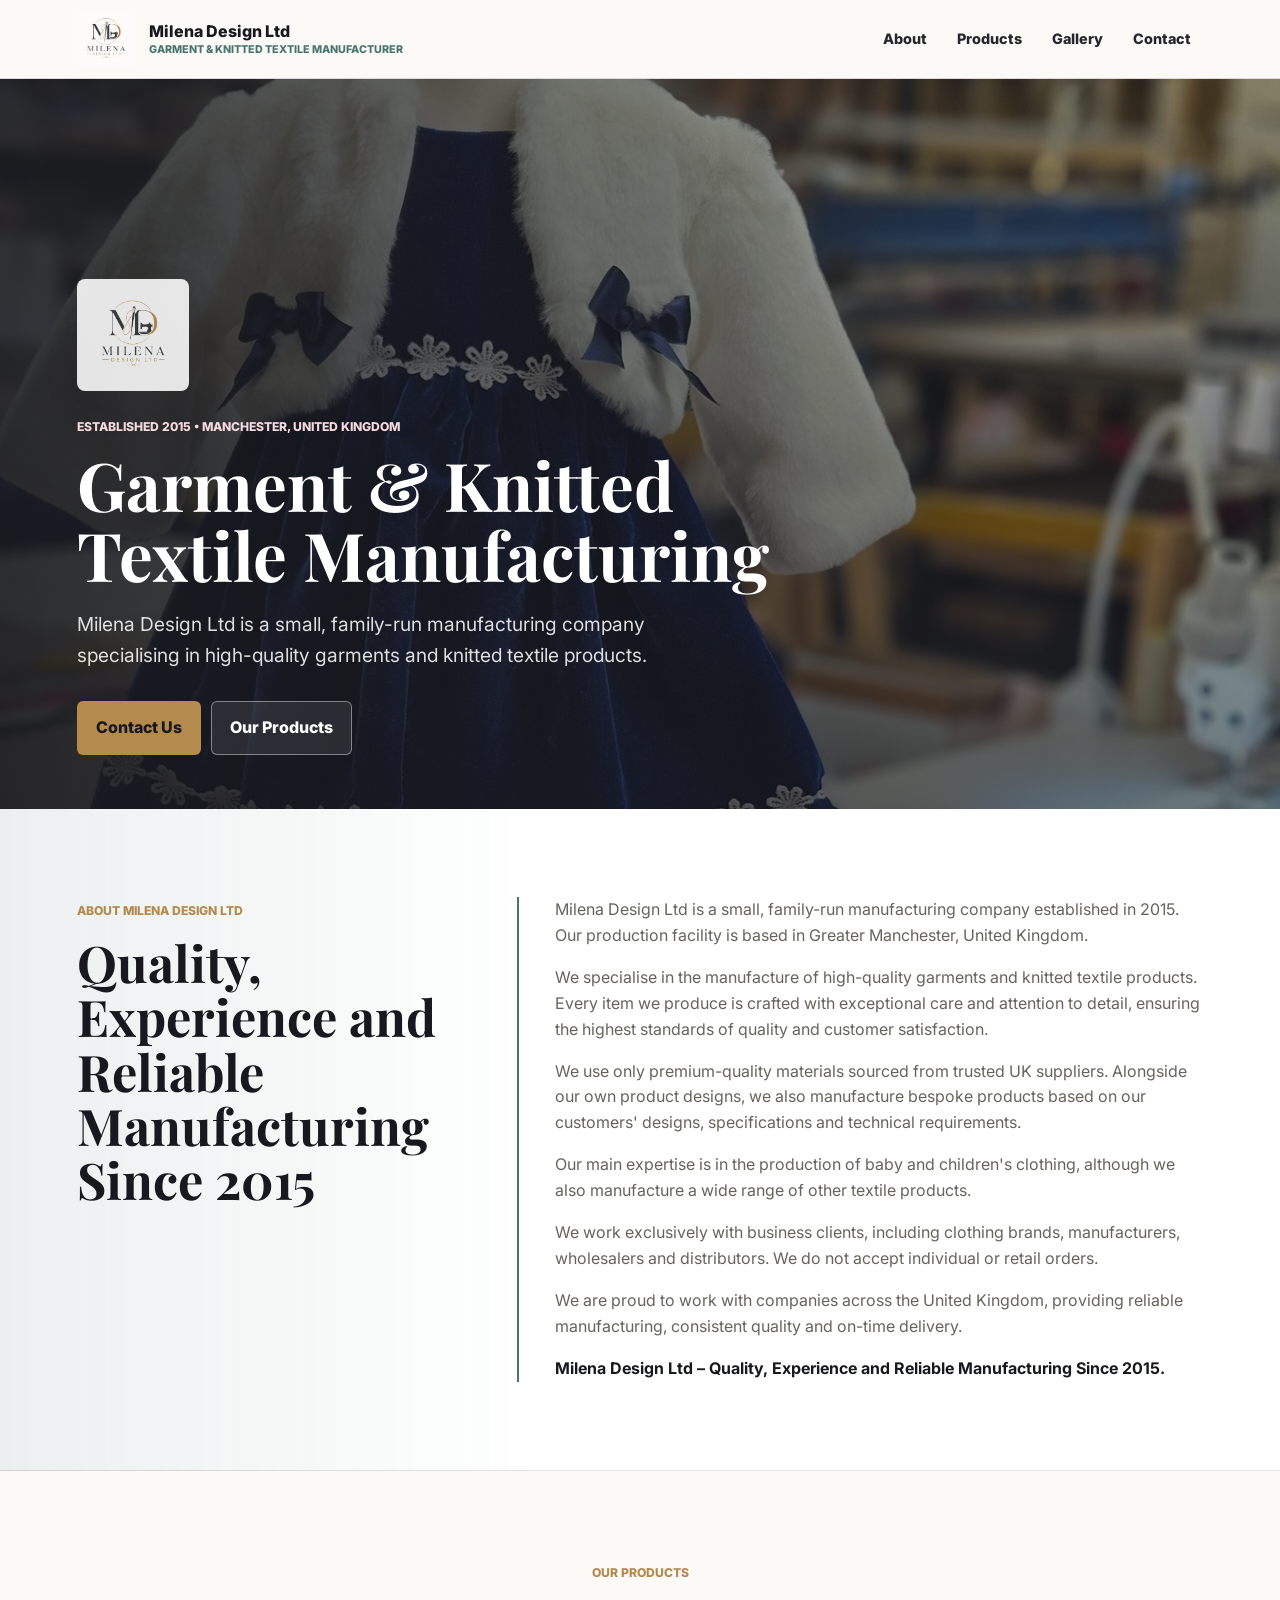
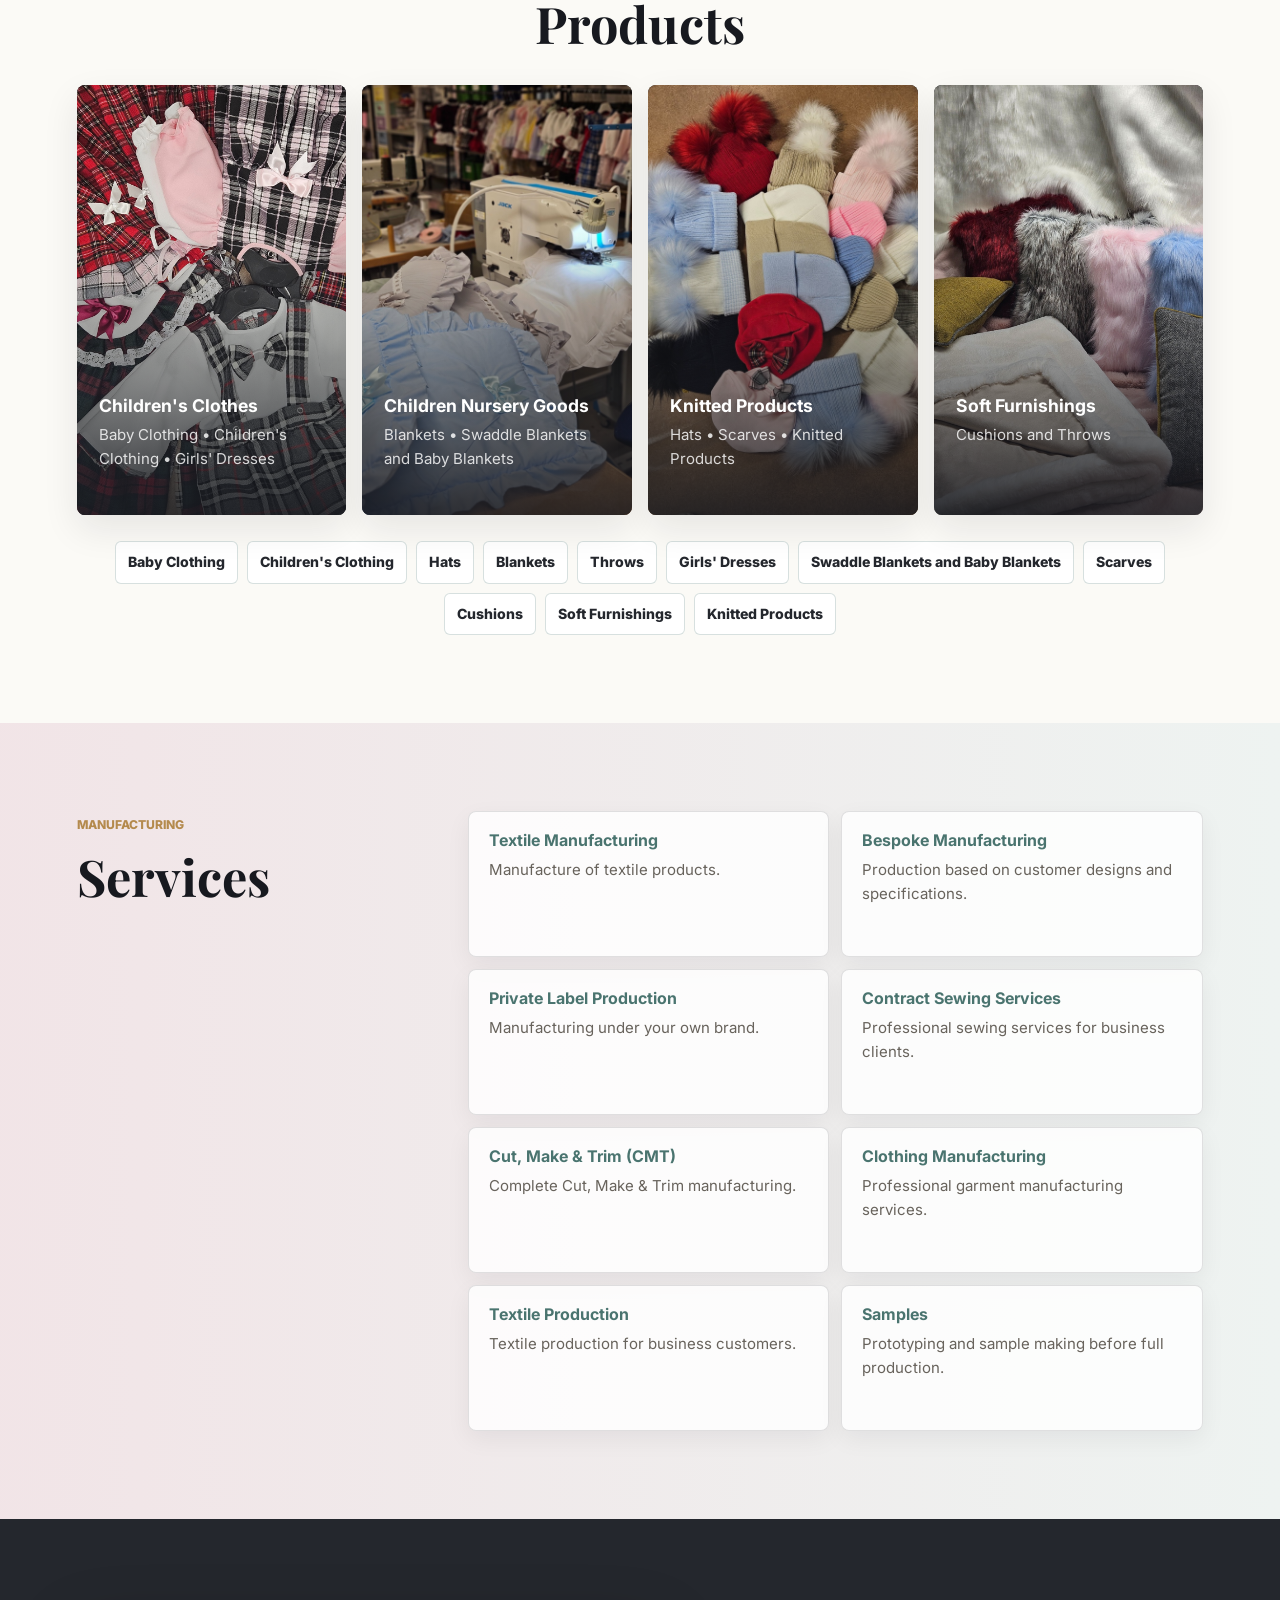
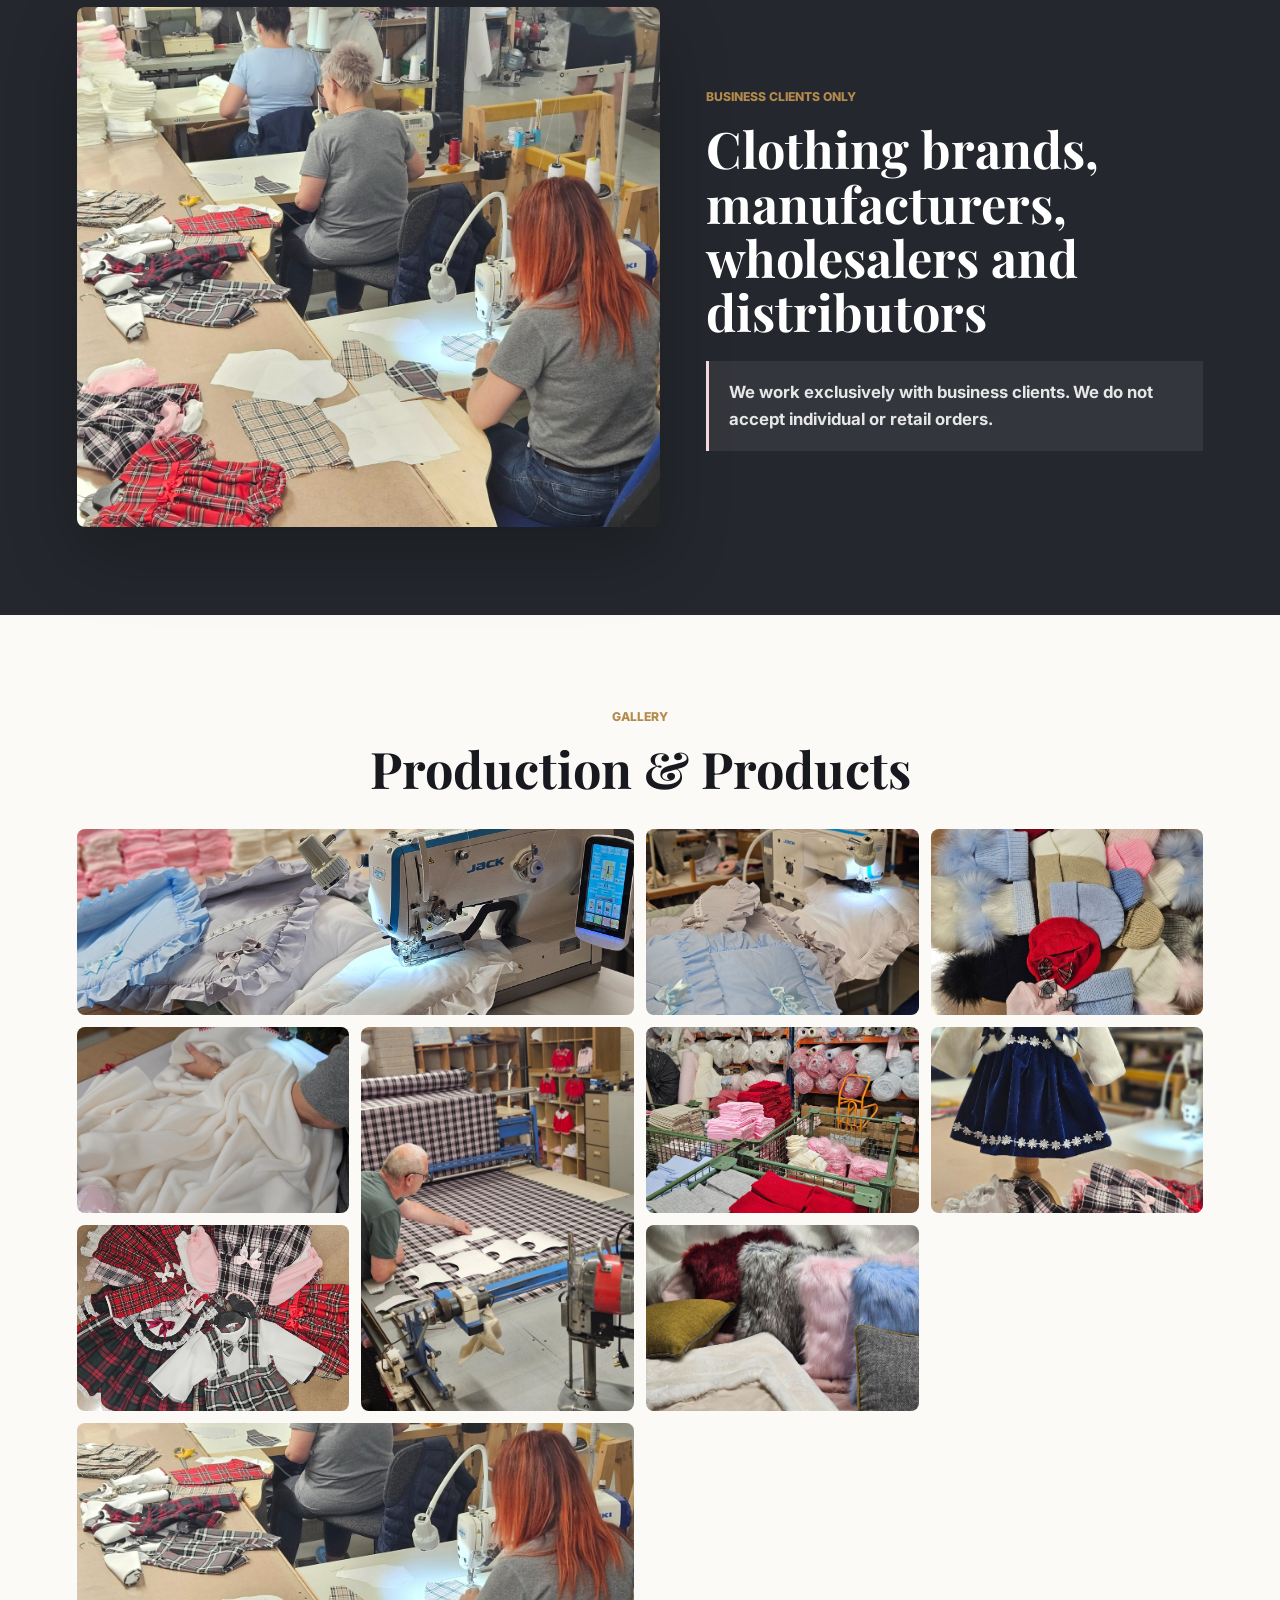
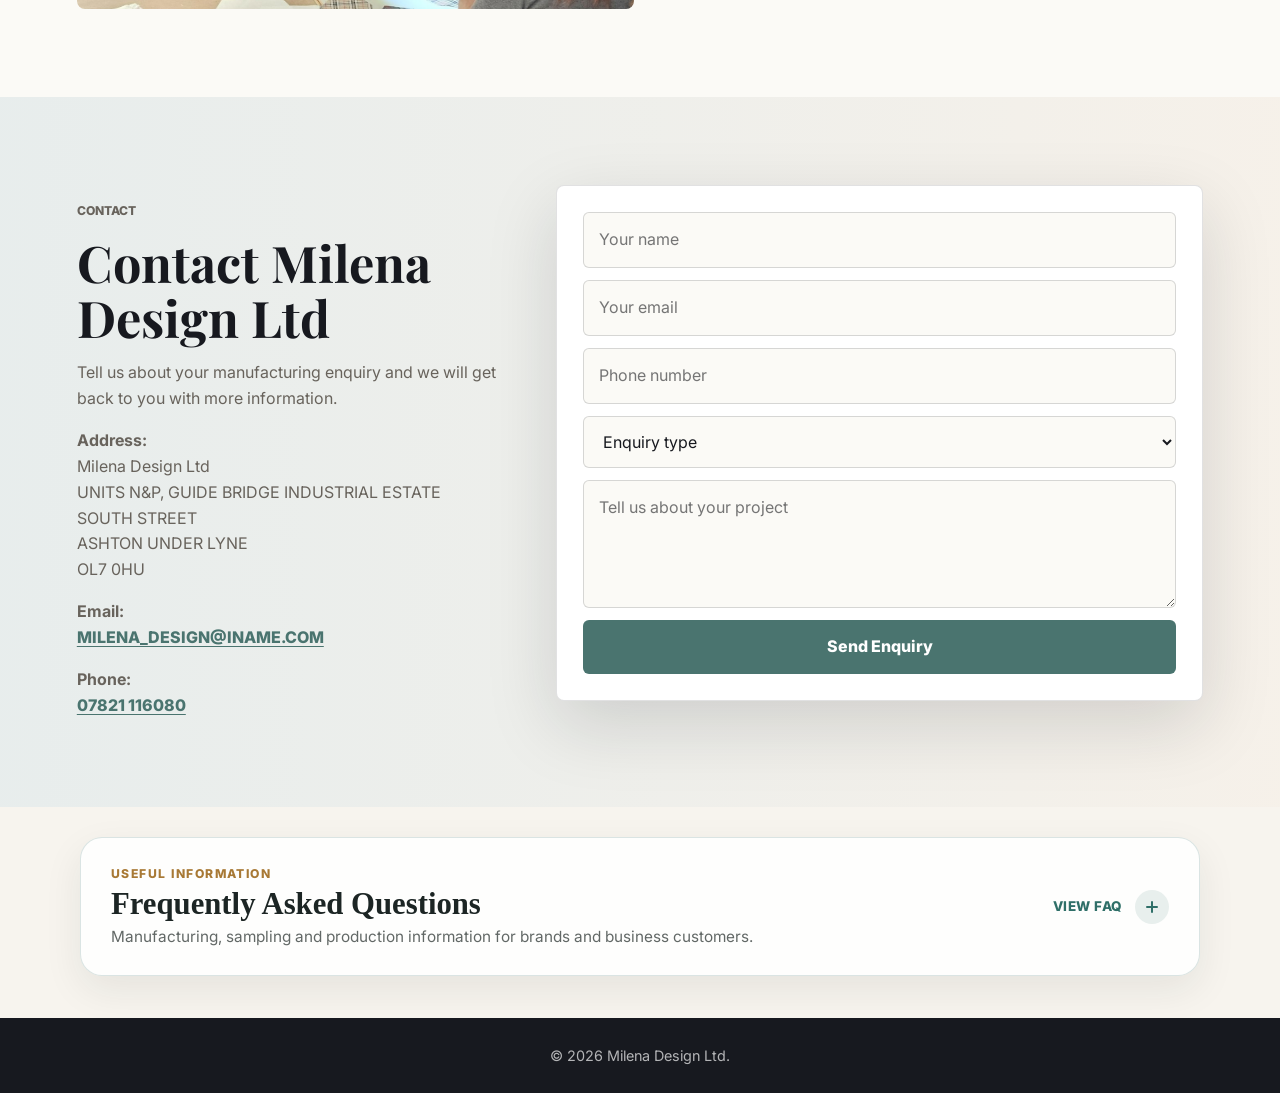
<file: index.html>
<!DOCTYPE html>
<html lang="en">
<head>
  <meta charset="UTF-8" />
  <meta name="viewport" content="width=device-width, initial-scale=1.0" />
  <title>Milena Design Ltd | Garment & Textile Manufacturing</title>
  <meta name="description" content="Milena Design Ltd is a family-run garment and knitted textile manufacturing company based in  Greater Manchester, United Kingdom, established in 2015. Contact: MILENA_DESIGN@INAME.COM, 07821 116080." />
  <link rel="preconnect" href="https://fonts.googleapis.com">
  <link rel="preconnect" href="https://fonts.gstatic.com" crossorigin>
  <link href="https://fonts.googleapis.com/css2?family=Inter:wght@400;500;600;700;800&family=Playfair+Display:wght@600;700&display=swap" rel="stylesheet">
  <link rel="stylesheet" href="style.css" />

<style>
@media (min-width:768px){
.hero,.hero-section,.hero-banner,.main-hero{
background-position:center 20%!important;
background-size:cover!important;
}
.hero img,.hero-section img,.hero-banner img,.main-hero img{
object-fit:cover!important;
object-position:center 20%!important;
}
}

  /* Professional nested FAQ accordion */
  .faq-section {
    padding: 30px 24px 42px;
    background: #f7f4ee;
  }
  .faq-shell {
    width: min(1120px, 100%);
    margin: 0 auto;
  }
  .faq-master {
    border: 1px solid rgba(53, 112, 105, 0.18);
    border-radius: 22px;
    background: rgba(255, 255, 255, 0.88);
    box-shadow: 0 14px 38px rgba(24, 34, 33, 0.08);
    overflow: hidden;
  }
  .faq-master-summary {
    list-style: none;
    cursor: pointer;
    display: flex;
    align-items: center;
    justify-content: space-between;
    gap: 28px;
    padding: 26px 30px;
    user-select: none;
  }
  .faq-master-summary::-webkit-details-marker,
  .faq-item summary::-webkit-details-marker { display: none; }
  .faq-master-copy { display: grid; gap: 4px; }
  .faq-kicker {
    color: #a87935;
    font-size: 0.76rem;
    font-weight: 800;
    letter-spacing: 0.12em;
    text-transform: uppercase;
  }
  .faq-title {
    color: #1c2524;
    font-family: Georgia, "Times New Roman", serif;
    font-size: clamp(1.65rem, 2.4vw, 2.25rem);
    font-weight: 700;
    line-height: 1.1;
  }
  .faq-intro {
    color: #626866;
    font-size: 0.96rem;
    line-height: 1.55;
  }
  .faq-master-toggle {
    flex: 0 0 auto;
    display: inline-flex;
    align-items: center;
    gap: 12px;
    color: #2f6f68;
    font-size: 0.84rem;
    font-weight: 800;
    letter-spacing: 0.04em;
    text-transform: uppercase;
  }
  .faq-master-chevron,
  .faq-item-icon {
    position: relative;
    width: 34px;
    height: 34px;
    border-radius: 50%;
    background: rgba(47, 111, 104, 0.1);
    transition: transform 0.22s ease, background-color 0.22s ease;
  }
  .faq-master-chevron::before,
  .faq-master-chevron::after,
  .faq-item-icon::before,
  .faq-item-icon::after {
    content: "";
    position: absolute;
    top: 50%;
    left: 50%;
    width: 12px;
    height: 2px;
    background: #2f6f68;
    border-radius: 2px;
    transform: translate(-50%, -50%);
  }
  .faq-master-chevron::after,
  .faq-item-icon::after {
    transform: translate(-50%, -50%) rotate(90deg);
    transition: opacity 0.18s ease;
  }
  .faq-master[open] .faq-master-chevron {
    transform: rotate(180deg);
    background: rgba(47, 111, 104, 0.16);
  }
  .faq-master[open] .faq-master-chevron::after,
  .faq-item[open] .faq-item-icon::after { opacity: 0; }
  .faq-list {
    border-top: 1px solid rgba(53, 112, 105, 0.14);
    padding: 12px 18px 20px;
    background: linear-gradient(180deg, rgba(247,250,249,0.72), rgba(255,255,255,0.95));
  }
  .faq-item { border-bottom: 1px solid rgba(53, 112, 105, 0.12); }
  .faq-item:last-child { border-bottom: 0; }
  .faq-item summary {
    list-style: none;
    cursor: pointer;
    display: flex;
    align-items: center;
    justify-content: space-between;
    gap: 20px;
    padding: 19px 12px;
    color: #243331;
    font-size: 1rem;
    font-weight: 750;
    line-height: 1.4;
    transition: color 0.2s ease, padding-left 0.2s ease;
  }
  .faq-item summary:hover {
    color: #2f6f68;
    padding-left: 16px;
  }
  .faq-item-icon {
    width: 28px;
    height: 28px;
    flex: 0 0 28px;
  }
  .faq-item-icon::before,
  .faq-item-icon::after { width: 10px; }
  .faq-answer { padding: 0 56px 20px 12px; }
  .faq-answer p {
    margin: 0;
    color: #5d6664;
    font-size: 0.95rem;
    line-height: 1.72;
  }
  @media (max-width: 700px) {
    .faq-section { padding: 22px 14px 30px; }
    .faq-master-summary {
      align-items: flex-start;
      padding: 22px 20px;
    }
    .faq-master-toggle-text { display: none; }
    .faq-intro { font-size: 0.9rem; }
    .faq-list { padding: 8px 12px 14px; }
    .faq-item summary {
      padding: 17px 8px;
      font-size: 0.95rem;
    }
    .faq-answer { padding: 0 42px 18px 8px; }
  }

</style>

  <script type="application/ld+json">
{
    "@context": "https://schema.org",
    "@type": "FAQPage",
    "mainEntity": [
        {
            "@type": "Question",
            "name": "Do you offer private label clothing manufacturing?",
            "acceptedAnswer": {
                "@type": "Answer",
                "text": "Yes. Milena Design Ltd provides private label clothing manufacturing for fashion brands, retailers, wholesalers and business customers across the UK. We manufacture garments to customer designs, specifications and branding requirements."
            }
        },
        {
            "@type": "Question",
            "name": "Can you manufacture baby clothing and nursery textile products?",
            "acceptedAnswer": {
                "@type": "Answer",
                "text": "Yes. We specialise in baby clothing manufacturing and can also produce nursery textile products, knitted babywear, blankets, soft furnishings and related textile items for business customers."
            }
        },
        {
            "@type": "Question",
            "name": "Do you manufacture children's clothing?",
            "acceptedAnswer": {
                "@type": "Answer",
                "text": "Yes. We manufacture children's clothing, knitted garments, dresses, jumpers, accessories and other textile products according to supplied designs and specifications."
            }
        },
        {
            "@type": "Question",
            "name": "Do you provide sampling and prototype development?",
            "acceptedAnswer": {
                "@type": "Answer",
                "text": "Yes. Our sampling service supports fit testing, design approval, construction checks and production planning before full manufacturing begins."
            }
        },
        {
            "@type": "Question",
            "name": "Do you offer Cut, Make and Trim (CMT) services?",
            "acceptedAnswer": {
                "@type": "Answer",
                "text": "Yes. We provide Cut, Make and Trim (CMT) manufacturing services for brands and businesses that require reliable garment production in the UK."
            }
        },
        {
            "@type": "Question",
            "name": "Can you manufacture bespoke textile products?",
            "acceptedAnswer": {
                "@type": "Answer",
                "text": "Yes. We offer bespoke textile manufacturing based on customer designs, technical specifications, fabrics and production requirements."
            }
        },
        {
            "@type": "Question",
            "name": "Do you work with start-up clothing brands?",
            "acceptedAnswer": {
                "@type": "Answer",
                "text": "Yes. We support established businesses and start-up clothing brands with sampling, small production runs, private label manufacturing and ongoing garment production."
            }
        },
        {
            "@type": "Question",
            "name": "Where is Milena Design Ltd located?",
            "acceptedAnswer": {
                "@type": "Answer",
                "text": "Milena Design Ltd is based in Ashton-under-Lyne, Tameside, Greater Manchester. We provide UK garment manufacturing, textile production and contract sewing services for business customers."
            }
        },
        {
            "@type": "Question",
            "name": "Do you manufacture knitted textile products?",
            "acceptedAnswer": {
                "@type": "Answer",
                "text": "Yes. We manufacture knitted textile products, knitwear, babywear, children's garments, blankets and selected soft furnishing products."
            }
        },
        {
            "@type": "Question",
            "name": "Who do you work with?",
            "acceptedAnswer": {
                "@type": "Answer",
                "text": "We work exclusively with business customers, including clothing brands, manufacturers, wholesalers, retailers and distributors. We do not provide retail or individual made-to-measure services."
            }
        }
    ]
}
  </script>

</head>
<body>
<header class="site-header">
  <a class="brand" href="#top" aria-label="Milena Design Ltd home">
    <img src="assets/images/milena-design-logo.png" alt="Milena Design Ltd logo" />
    <span class="brand-copy">
      <strong>Milena Design Ltd</strong>
      <small>Garment &amp; Knitted Textile Manufacturer</small>
    </span>
  </a>
  <nav class="nav" aria-label="Main navigation">
    <a href="#about">About</a>
    <a href="#products">Products</a>
    <a href="#gallery">Gallery</a>
    <a href="#contact">Contact</a>
  </nav>
</header>

<main id="top">
  <section class="hero">
    <div class="hero-media">
      <img src="assets/images/girls-dress.jpg" alt="Girls' dress produced by Milena Design Ltd" />
    </div>
    <div class="hero-panel">
      <div class="hero-logo-frame">
        <img class="hero-logo-mark" src="assets/images/milena-design-logo-transparent.png" alt="Milena Design Ltd logo" />
      </div>
      <p class="eyebrow">Established 2015 • Manchester, United Kingdom</p>
      <h1>Garment & Knitted Textile Manufacturing</h1>
      <p class="hero-text">Milena Design Ltd is a small, family-run manufacturing company specialising in high-quality garments and knitted textile products.</p>
      <div class="hero-actions">
        <a class="btn primary" href="#contact">Contact Us</a>
        <a class="btn secondary" href="#products">Our Products</a>
      </div>
    

</div>
  </section>

  <section id="about" class="section about-section">
    <div class="section-title">
      <p class="eyebrow">About Milena Design Ltd</p>
      <h2>Quality, Experience and Reliable Manufacturing Since 2015</h2>
    </div>
    <div class="about-text">
      <p>Milena Design Ltd is a small, family-run manufacturing company established in 2015. Our production facility is based in Greater Manchester, United Kingdom.</p>
      <p>We specialise in the manufacture of high-quality garments and knitted textile products. Every item we produce is crafted with exceptional care and attention to detail, ensuring the highest standards of quality and customer satisfaction.</p>
      <p>We use only premium-quality materials sourced from trusted UK suppliers. Alongside our own product designs, we also manufacture bespoke products based on our customers' designs, specifications and technical requirements.</p>
      <p>Our main expertise is in the production of baby and children's clothing, although we also manufacture a wide range of other textile products.</p>
      <p>We work exclusively with business clients, including clothing brands, manufacturers, wholesalers and distributors. We do not accept individual or retail orders.</p>
      <p>We are proud to work with companies across the United Kingdom, providing reliable manufacturing, consistent quality and on-time delivery.</p>
      <p><strong>Milena Design Ltd – Quality, Experience and Reliable Manufacturing Since 2015.</strong></p>
    </div>
  </section>

  <section id="products" class="section products-section">
    <div class="section-title narrow">
      <p class="eyebrow">Our Products</p>
      <h2>Products</h2>
    </div>

    <div class="featured-products">
      <article class="feature-card">
        <img src="assets/images/childrens-clothes.jpg" alt="Children's clothes" />
        <div><h3>Children's Clothes</h3><p>Baby Clothing • Children's Clothing • Girls' Dresses</p></div>
      </article>
      <article class="feature-card">
        <img src="assets/images/baby-blankets-machine.jpg" alt="Baby Blankets and Swaddle Blankets" />
        <div><h3>Children Nursery Goods</h3><p>Blankets • Swaddle Blankets and Baby Blankets</p></div>
      </article>
      <article class="feature-card">
        <img src="assets/images/knitted-hats.jpg" alt="Hats and Knitted Textile Products" />
        <div><h3>Knitted Products</h3><p>Hats • Scarves • Knitted Products</p></div>
      </article>
      <article class="feature-card">
        <img src="assets/images/soft-furnishings.jpg" alt="Soft furnishings, cushions and throws" />
        <div><h3>Soft Furnishings</h3><p>Cushions and Throws</p></div>
      </article>
    </div>

    <div class="simple-list" aria-label="Additional products">
      <span>Baby Clothing</span>
      <span>Children's Clothing</span>
      <span>Hats</span>
      <span>Blankets</span>
      <span>Throws</span>
      <span>Girls' Dresses</span>
      <span>Swaddle Blankets and Baby Blankets</span>
      <span>Scarves</span>
      <span>Cushions</span>
      <span>Soft Furnishings</span>
      <span>Knitted Products</span>
    </div>
  </section>

  <section class="section services-section">
    <div class="services-card">
      <div class="services-intro">
        <p class="eyebrow">Manufacturing</p>
        <h2>Services</h2>
      </div>
      <div class="service-list service-grid">
        <article class="service-item">
          <h3>Textile Manufacturing</h3>
          <p>Manufacture of textile products.</p>
        </article>
        <article class="service-item">
          <h3>Bespoke Manufacturing</h3>
          <p>Production based on customer designs and specifications.</p>
        </article>
        <article class="service-item">
          <h3>Private Label Production</h3>
          <p>Manufacturing under your own brand.</p>
        </article>
        <article class="service-item">
          <h3>Contract Sewing Services</h3>
          <p>Professional sewing services for business clients.</p>
        </article>
        <article class="service-item">
          <h3>Cut, Make & Trim (CMT)</h3>
          <p>Complete Cut, Make & Trim manufacturing.</p>
        </article>
        <article class="service-item">
          <h3>Clothing Manufacturing</h3>
          <p>Professional garment manufacturing services.</p>
        </article>
        <article class="service-item">
          <h3>Textile Production</h3>
          <p>Textile production for business customers.</p>
        </article>
        <article class="service-item">
          <h3>Samples</h3>
          <p>Prototyping and sample making before full production.</p>
        </article>
      </div>
    </div>
  </section>

  <section class="section b2b-section">
    <img src="assets/images/workshop-production.jpg" alt="Workshop production at Milena Design Ltd" />
    <div>
      <p class="eyebrow">Business Clients Only</p>
      <h2>Clothing brands, manufacturers, wholesalers and distributors</h2>
      <p class="b2b-note">We work exclusively with business clients. We do not accept individual or retail orders.</p>
    </div>
  </section>

  <section id="gallery" class="section gallery-section">
    <div class="section-title narrow">
      <p class="eyebrow">Gallery</p>
      <h2>Production & Products</h2>
    </div>
    <div class="gallery-grid">
      <a class="wide" href="assets/images/sewing-machine-production.jpg"><img src="assets/images/sewing-machine-production.jpg" alt="Sewing machine production" /></a>
      <a href="assets/images/baby-blankets-machine.jpg"><img src="assets/images/baby-blankets-machine.jpg" alt="Baby blankets beside sewing machine" /></a>
      <a href="assets/images/knitted-hats.jpg"><img src="assets/images/knitted-hats.jpg" alt="Knitted hats" /></a>
      <a href="assets/images/textile-finishing.jpg"><img src="assets/images/textile-finishing.jpg" alt="Textile finishing" /></a>
      <a class="tall" href="assets/images/cutting-patterns.jpg"><img src="assets/images/cutting-patterns.jpg" alt="Cutting patterns" /></a>
      <a href="assets/images/materials-stock.jpg"><img src="assets/images/materials-stock.jpg" alt="Materials stock" /></a>
      <a href="assets/images/girls-dress.jpg"><img src="assets/images/girls-dress.jpg" alt="Girls' dress produced by Milena Design Ltd" /></a>
      <a href="assets/images/childrens-clothes.jpg"><img src="assets/images/childrens-clothes.jpg" alt="Children's clothes collection" /></a>
      <a href="assets/images/soft-furnishings.jpg"><img src="assets/images/soft-furnishings.jpg" alt="Soft furnishings, cushions and throws" /></a>
      <a class="wide" href="assets/images/workshop-production.jpg"><img src="assets/images/workshop-production.jpg" alt="Workshop production" /></a>
    </div>
  </section>

  <section id="contact" class="section contact-section">
    <div class="contact-copy">
      <p class="eyebrow">Contact</p>
      <h2>Contact Milena Design Ltd</h2>
      <p>Tell us about your manufacturing enquiry and we will get back to you with more information.</p>
      <p><strong>Address:</strong><br>Milena Design Ltd<br>UNITS N&amp;P, GUIDE BRIDGE INDUSTRIAL ESTATE<br>SOUTH STREET<br>ASHTON UNDER LYNE<br>OL7 0HU</p>
      <p><strong>Email:</strong><br><a href="mailto:MILENA_DESIGN@INAME.COM">MILENA_DESIGN@INAME.COM</a></p>
      <p><strong>Phone:</strong><br><a href="tel:+447821116080">07821 116080</a></p>
    </div>

    <form class="contact-form" action="mailto:MILENA_DESIGN@INAME.COM" method="post" enctype="text/plain">
      <input type="text" name="name" placeholder="Your name" required />
      <input type="email" name="email" placeholder="Your email" required />
      <input type="tel" name="phone" placeholder="Phone number" />
      <select name="service">
        <option value="">Enquiry type</option>
        <option>Baby Clothing</option>
        <option>Children's Clothing</option>
        <option>Knitted Products</option>
        <option>Bespoke Manufacturing</option>
        <option>Private Label Production</option>
        <option>Contract Sewing Services</option>
        <option>Cut, Make & Trim (CMT)</option>
        <option>Other</option>
      </select>
      <textarea name="message" placeholder="Tell us about your project"></textarea>
      <button class="btn primary" type="submit">Send Enquiry</button>
    </form>
  </section>
</main>


  <!-- SEO FAQ section -->
  <section class="faq-section" id="faq">
    <div class="faq-shell">
      <details class="faq-master">
        <summary class="faq-master-summary">
          <span class="faq-master-copy">
            <span class="faq-kicker">Useful information</span>
            <span class="faq-title">Frequently Asked Questions</span>
            <span class="faq-intro">Manufacturing, sampling and production information for brands and business customers.</span>
          </span>
          <span class="faq-master-toggle" aria-hidden="true">
            <span class="faq-master-toggle-text">View FAQ</span>
            <span class="faq-master-chevron"></span>
          </span>
        </summary>
        <div class="faq-list">

          <details class="faq-item">
            <summary>Do you offer private label clothing manufacturing?<span class="faq-item-icon" aria-hidden="true"></span></summary>
            <div class="faq-answer"><p>Yes. Milena Design Ltd provides private label clothing manufacturing for fashion brands, retailers, wholesalers and business customers across the UK. We manufacture garments to customer designs, specifications and branding requirements.</p></div>
          </details>

          <details class="faq-item">
            <summary>Can you manufacture baby clothing and nursery textile products?<span class="faq-item-icon" aria-hidden="true"></span></summary>
            <div class="faq-answer"><p>Yes. We specialise in baby clothing manufacturing and can also produce nursery textile products, knitted babywear, blankets, soft furnishings and related textile items for business customers.</p></div>
          </details>

          <details class="faq-item">
            <summary>Do you manufacture children's clothing?<span class="faq-item-icon" aria-hidden="true"></span></summary>
            <div class="faq-answer"><p>Yes. We manufacture children's clothing, knitted garments, dresses, jumpers, accessories and other textile products according to supplied designs and specifications.</p></div>
          </details>

          <details class="faq-item">
            <summary>Do you provide sampling and prototype development?<span class="faq-item-icon" aria-hidden="true"></span></summary>
            <div class="faq-answer"><p>Yes. Our sampling service supports fit testing, design approval, construction checks and production planning before full manufacturing begins.</p></div>
          </details>

          <details class="faq-item">
            <summary>Do you offer Cut, Make and Trim (CMT) services?<span class="faq-item-icon" aria-hidden="true"></span></summary>
            <div class="faq-answer"><p>Yes. We provide Cut, Make and Trim (CMT) manufacturing services for brands and businesses that require reliable garment production in the UK.</p></div>
          </details>

          <details class="faq-item">
            <summary>Can you manufacture bespoke textile products?<span class="faq-item-icon" aria-hidden="true"></span></summary>
            <div class="faq-answer"><p>Yes. We offer bespoke textile manufacturing based on customer designs, technical specifications, fabrics and production requirements.</p></div>
          </details>

          <details class="faq-item">
            <summary>Do you work with start-up clothing brands?<span class="faq-item-icon" aria-hidden="true"></span></summary>
            <div class="faq-answer"><p>Yes. We support established businesses and start-up clothing brands with sampling, small production runs, private label manufacturing and ongoing garment production.</p></div>
          </details>

          <details class="faq-item">
            <summary>Where is Milena Design Ltd located?<span class="faq-item-icon" aria-hidden="true"></span></summary>
            <div class="faq-answer"><p>Milena Design Ltd is based in Ashton-under-Lyne, Tameside, Greater Manchester. We provide UK garment manufacturing, textile production and contract sewing services for business customers.</p></div>
          </details>

          <details class="faq-item">
            <summary>Do you manufacture knitted textile products?<span class="faq-item-icon" aria-hidden="true"></span></summary>
            <div class="faq-answer"><p>Yes. We manufacture knitted textile products, knitwear, babywear, children's garments, blankets and selected soft furnishing products.</p></div>
          </details>

          <details class="faq-item">
            <summary>Who do you work with?<span class="faq-item-icon" aria-hidden="true"></span></summary>
            <div class="faq-answer"><p>We work exclusively with business customers, including clothing brands, manufacturers, wholesalers, retailers and distributors. We do not provide retail or individual made-to-measure services.</p></div>
          </details>

        </div>
      </details>
    </div>
  </section>

<footer class="site-footer">
  <p class="copyright">© 2026 Milena Design Ltd.</p>
</footer>
</body>
</html>
</file>
<file: style.css>
:root {
  --ink: #17191f;
  --charcoal: #24272d;
  --porcelain: #fbfaf6;
  --white: #ffffff;
  --mist: #eef3f1;
  --blush: #f4d9df;
  --teal: #4a746f;
  --copper: #ad675a;
  --brass: #b48a4d;
  --moss: #6f7f61;
  --text: #2b2a27;
  --muted: #68635c;
  --line: rgba(23, 25, 31, 0.13);
  --line-strong: rgba(23, 25, 31, 0.24);
  --shadow: 0 24px 70px rgba(23, 25, 31, 0.15);
  --soft-shadow: 0 14px 36px rgba(23, 25, 31, 0.09);
}

* {
  box-sizing: border-box;
  margin: 0;
  padding: 0;
}

html {
  scroll-behavior: smooth;
}

body {
  min-width: 320px;
  font-family: Inter, Arial, Helvetica, sans-serif;
  color: var(--text);
  background: var(--porcelain);
  line-height: 1.62;
  text-rendering: optimizeLegibility;
}

img {
  display: block;
  max-width: 100%;
}

a {
  color: inherit;
}

a:focus-visible,
button:focus-visible,
input:focus-visible,
select:focus-visible,
textarea:focus-visible {
  outline: 3px solid rgba(180, 138, 77, 0.42);
  outline-offset: 3px;
}

.site-header {
  position: sticky;
  top: 0;
  z-index: 50;
  display: grid;
  grid-template-columns: minmax(260px, 1fr) auto;
  gap: 26px;
  align-items: center;
  padding: 10px max(22px, 6vw);
  background: rgba(251, 250, 246, 0.92);
  border-bottom: 1px solid var(--line);
  backdrop-filter: blur(16px);
  -webkit-backdrop-filter: blur(16px);
}

.brand {
  display: inline-flex;
  width: fit-content;
  min-width: 0;
  align-items: center;
  gap: 14px;
  text-decoration: none;
}

.brand img {
  width: 58px;
  height: 58px;
  object-fit: contain;
}

.brand-copy {
  display: grid;
  gap: 3px;
  min-width: 0;
  line-height: 1.15;
}

.brand-copy strong {
  color: var(--ink);
  font-size: 1rem;
  font-weight: 800;
  letter-spacing: 0;
}

.brand-copy small {
  color: var(--teal);
  font-size: .67rem;
  font-weight: 800;
  letter-spacing: 0;
  text-transform: uppercase;
}

.nav {
  display: flex;
  flex-wrap: wrap;
  justify-content: flex-end;
  gap: 6px;
}

.nav a {
  min-height: 40px;
  display: inline-flex;
  align-items: center;
  padding: 9px 12px;
  border-radius: 6px;
  color: var(--charcoal);
  font-size: .9rem;
  font-weight: 800;
  text-decoration: none;
  transition: background .2s ease, color .2s ease;
}

.nav a:hover {
  background: var(--mist);
  color: var(--teal);
}

.hero {
  position: relative;
  min-height: calc(100svh - 170px);
  display: grid;
  align-items: end;
  overflow: hidden;
  background: var(--ink);
  isolation: isolate;
}

.hero-media {
  position: absolute;
  inset: 0;
  z-index: -2;
  min-height: 100%;
}

.hero-media::after {
  content: "";
  position: absolute;
  inset: 0;
  z-index: 1;
  background:
    linear-gradient(90deg, rgba(23, 25, 31, .84), rgba(23, 25, 31, .54) 42%, rgba(23, 25, 31, .12)),
    linear-gradient(180deg, rgba(23, 25, 31, .1), rgba(23, 25, 31, .52));
  pointer-events: none;
}

.hero-media img {
  width: 100%;
  height: 100%;
  min-height: calc(100svh - 170px);
  object-fit: cover;
  object-position: center 42%;
}

.hero-panel {
  width: min(760px, calc(100% - 44px));
  margin: 0 max(22px, 6vw) 54px;
  color: var(--white);
}

.hero-logo-frame {
  width: 112px;
  margin-bottom: 22px;
  padding: 8px;
  border-radius: 8px;
  background: rgba(255, 255, 255, .88);
  box-shadow: var(--soft-shadow);
}

.hero-logo-mark {
  width: 100%;
  height: auto;
  object-fit: contain;
}

.eyebrow {
  display: inline-block;
  margin-bottom: 14px;
  color: var(--brass);
  font-size: .76rem;
  font-weight: 800;
  letter-spacing: 0;
  text-transform: uppercase;
}

.hero .eyebrow {
  color: var(--blush);
}

h1,
h2,
h3 {
  color: var(--ink);
  line-height: 1.08;
  letter-spacing: 0;
}

h1,
h2 {
  font-family: "Playfair Display", Georgia, serif;
}

h1 {
  max-width: 720px;
  margin-bottom: 20px;
  color: var(--white);
  font-size: 4.2rem;
  line-height: 1.03;
}

h2 {
  font-size: 3.15rem;
}

h3 {
  font-size: 1.1rem;
}

.hero-text {
  max-width: 630px;
  margin-bottom: 30px;
  color: rgba(255, 255, 255, .86);
  font-size: 1.2rem;
}

.hero-actions {
  display: flex;
  flex-wrap: wrap;
  gap: 10px;
}

.btn {
  min-height: 48px;
  display: inline-flex;
  align-items: center;
  justify-content: center;
  padding: 13px 18px;
  border: 1px solid transparent;
  border-radius: 6px;
  font: inherit;
  font-weight: 800;
  text-decoration: none;
  cursor: pointer;
  transition: transform .2s ease, background .2s ease, border-color .2s ease, color .2s ease;
}

.btn:hover {
  transform: translateY(-1px);
}

.btn.primary {
  background: var(--brass);
  color: var(--ink);
}

.btn.primary:hover {
  background: #c79b5a;
}

.btn.secondary {
  border-color: rgba(255, 255, 255, .42);
  background: rgba(255, 255, 255, .09);
  color: var(--white);
}

.btn.secondary:hover {
  background: rgba(255, 255, 255, .18);
}

.section {
  padding: 88px max(22px, 6vw);
}

.section-title {
  max-width: 900px;
  margin: 0 auto 34px;
  text-align: center;
}

.section-title.narrow {
  max-width: 680px;
}

.about-section {
  display: grid;
  grid-template-columns: minmax(260px, .72fr) minmax(0, 1.28fr);
  gap: 54px;
  align-items: start;
  background:
    linear-gradient(90deg, rgba(74, 116, 111, .11), transparent 42%),
    var(--white);
  border-bottom: 1px solid var(--line);
}

.about-section .section-title {
  position: sticky;
  top: 104px;
  margin: 0;
  text-align: left;
}

.about-text {
  max-width: 880px;
  display: grid;
  gap: 16px;
  padding-left: 36px;
  border-left: 2px solid var(--teal);
}

.about-text p {
  color: var(--muted);
  font-size: 1rem;
}

.about-text strong {
  color: var(--ink);
}

.products-section {
  background: var(--porcelain);
}

.featured-products {
  max-width: 1220px;
  margin: 0 auto 26px;
  display: grid;
  grid-template-columns: repeat(4, minmax(0, 1fr));
  gap: 16px;
}

.feature-card {
  position: relative;
  min-height: 430px;
  display: grid;
  align-content: end;
  overflow: hidden;
  border-radius: 8px;
  background: var(--ink);
  box-shadow: var(--soft-shadow);
}

.feature-card img {
  position: absolute;
  inset: 0;
  width: 100%;
  height: 100%;
  object-fit: cover;
  transition: transform .45s ease, filter .45s ease;
}

.feature-card::after {
  content: "";
  position: absolute;
  inset: 0;
  background: linear-gradient(180deg, rgba(23, 25, 31, 0) 34%, rgba(23, 25, 31, .86));
}

.feature-card:hover img {
  transform: scale(1.045);
  filter: saturate(1.05);
}

.feature-card div {
  position: relative;
  z-index: 2;
  padding: 22px;
}

.feature-card h3 {
  margin-bottom: 8px;
  color: var(--white);
}

.feature-card p {
  min-height: 70px;
  color: rgba(255, 255, 255, .82);
  font-size: .94rem;
}

.simple-list {
  max-width: 1100px;
  margin: 0 auto;
  display: flex;
  flex-wrap: wrap;
  justify-content: center;
  gap: 9px;
}

.simple-list span {
  min-height: 40px;
  display: inline-flex;
  align-items: center;
  padding: 9px 12px;
  border: 1px solid rgba(74, 116, 111, .22);
  border-radius: 6px;
  background: var(--white);
  color: var(--charcoal);
  font-size: .88rem;
  font-weight: 800;
}

.services-section {
  background:
    linear-gradient(90deg, rgba(244, 217, 223, .56), rgba(238, 243, 241, .86)),
    var(--mist);
}

.services-card {
  max-width: 1160px;
  margin: 0 auto;
  display: grid;
  grid-template-columns: minmax(240px, .48fr) minmax(0, 1fr);
  gap: 38px;
  align-items: start;
}

.services-intro {
  position: sticky;
  top: 104px;
}

.service-list {
  display: grid;
  gap: 12px;
}

.service-grid {
  grid-template-columns: repeat(2, minmax(0, 1fr));
}

.service-item {
  min-height: 146px;
  padding: 20px;
  border: 1px solid var(--line);
  border-radius: 8px;
  background: rgba(255, 255, 255, .82);
  box-shadow: 0 8px 24px rgba(23, 25, 31, .06);
}

.service-item h3 {
  margin-bottom: 8px;
  color: var(--teal);
  font-size: 1rem;
}

.service-item p {
  color: var(--muted);
  font-size: .94rem;
}

.b2b-section {
  display: grid;
  grid-template-columns: minmax(0, 1.08fr) minmax(300px, .92fr);
  gap: 46px;
  align-items: center;
  background: var(--charcoal);
  color: rgba(255, 255, 255, .86);
}

.b2b-section img {
  width: 100%;
  height: 520px;
  object-fit: cover;
  border-radius: 8px;
  box-shadow: 0 28px 70px rgba(0, 0, 0, .24);
}

.b2b-section div {
  max-width: 610px;
}

.b2b-section h2 {
  color: var(--white);
}

.b2b-note {
  margin-top: 22px;
  padding: 18px 20px;
  border-left: 3px solid var(--blush);
  background: rgba(255, 255, 255, .07);
  color: rgba(255, 255, 255, .88);
  font-size: 1.05rem;
  font-weight: 700;
}

.gallery-section {
  background: var(--porcelain);
}

.gallery-grid {
  max-width: 1240px;
  margin: 0 auto;
  display: grid;
  grid-template-columns: repeat(4, minmax(0, 1fr));
  grid-auto-rows: 186px;
  gap: 12px;
}

.gallery-grid a {
  position: relative;
  overflow: hidden;
  border-radius: 8px;
  background: var(--ink);
}

.gallery-grid a.wide {
  grid-column: span 2;
}

.gallery-grid a.tall {
  grid-row: span 2;
}

.gallery-grid img {
  width: 100%;
  height: 100%;
  object-fit: cover;
  transition: transform .45s ease, opacity .45s ease;
}

.gallery-grid a:hover img {
  transform: scale(1.045);
  opacity: .95;
}

.contact-section {
  display: grid;
  grid-template-columns: minmax(260px, .8fr) minmax(0, 1.2fr);
  gap: 48px;
  align-items: start;
  background:
    linear-gradient(90deg, rgba(74, 116, 111, .13), rgba(180, 138, 77, .12)),
    var(--white);
}

.contact-copy {
  max-width: 540px;
}

.contact-copy p {
  margin-top: 16px;
  color: var(--muted);
}

.contact-copy a {
  color: var(--teal);
  font-weight: 800;
  text-decoration-thickness: 1px;
  text-underline-offset: 3px;
}

.contact-form {
  display: grid;
  gap: 12px;
  padding: 26px;
  border: 1px solid var(--line);
  border-radius: 8px;
  background: var(--white);
  box-shadow: var(--shadow);
}

input,
select,
textarea {
  width: 100%;
  border: 1px solid rgba(23, 25, 31, .16);
  border-radius: 6px;
  padding: 14px 15px;
  background: var(--porcelain);
  color: var(--ink);
  font: inherit;
  transition: background .2s ease, border-color .2s ease, box-shadow .2s ease;
}

input:focus,
select:focus,
textarea:focus {
  border-color: rgba(74, 116, 111, .68);
  background: var(--white);
  box-shadow: 0 0 0 4px rgba(74, 116, 111, .12);
  outline: none;
}

textarea {
  min-height: 128px;
  resize: vertical;
}

button {
  border: none;
}

.contact-form .btn.primary {
  width: 100%;
  background: var(--teal);
  color: var(--white);
}

.contact-form .btn.primary:hover {
  background: #3d645f;
}

.site-footer {
  padding: 26px max(22px, 6vw);
  background: var(--ink);
  color: rgba(255, 255, 255, .68);
  text-align: center;
  font-size: .9rem;
}

.copyright {
  color: rgba(255, 255, 255, .68);
}

@media (max-width: 1180px) {
  h1 {
    font-size: 3.7rem;
  }

  h2 {
    font-size: 2.65rem;
  }

  .featured-products {
    grid-template-columns: repeat(2, minmax(0, 1fr));
  }
}

@media (max-width: 980px) {
  .site-header,
  .about-section,
  .services-card,
  .b2b-section,
  .contact-section {
    grid-template-columns: 1fr;
  }

  .site-header {
    gap: 10px;
  }

  .nav {
    justify-content: flex-start;
  }

  .about-section .section-title,
  .services-intro {
    position: static;
  }

  .about-text {
    padding-left: 22px;
  }

  .service-grid,
  .gallery-grid {
    grid-template-columns: repeat(2, minmax(0, 1fr));
  }

  .b2b-section img {
    height: 430px;
  }
}

@media (max-width: 680px) {
  .site-header {
    position: static;
    padding: 12px 18px;
  }

  .brand {
    gap: 10px;
  }

  .brand img {
    width: 50px;
    height: 50px;
  }

  .brand-copy strong {
    font-size: .96rem;
  }

  .brand-copy small {
    font-size: .62rem;
  }

  .nav {
    width: 100%;
    gap: 4px;
  }

  .nav a {
    padding: 8px 9px;
    font-size: .84rem;
  }

  .hero {
    min-height: 590px;
  }

  .hero-media img {
    min-height: 590px;
    object-position: 48% center;
  }

  .hero-media::after {
    background:
      linear-gradient(180deg, rgba(23, 25, 31, .32), rgba(23, 25, 31, .88)),
      linear-gradient(90deg, rgba(23, 25, 31, .32), rgba(23, 25, 31, .08));
  }

  .hero-panel {
    width: calc(100% - 36px);
    margin: 0 18px 36px;
  }

  .hero-logo-frame {
    width: 108px;
    margin-bottom: 18px;
  }

  h1 {
    font-size: 2.85rem;
  }

  h2 {
    font-size: 2.25rem;
  }

  .hero-text {
    font-size: 1.05rem;
  }

  .hero-actions .btn {
    flex: 1 1 160px;
    padding-left: 12px;
    padding-right: 12px;
  }

  .section {
    padding: 64px 18px;
  }

  .featured-products,
  .service-grid,
  .gallery-grid {
    grid-template-columns: 1fr;
  }

  .feature-card {
    min-height: 360px;
  }

  .feature-card p {
    min-height: 0;
  }

  .gallery-grid {
    grid-auto-rows: 238px;
  }

  .gallery-grid a.wide,
  .gallery-grid a.tall {
    grid-column: span 1;
    grid-row: span 1;
  }

  .b2b-section img {
    height: 350px;
  }

  .contact-form {
    padding: 18px;
  }
}
</file>
